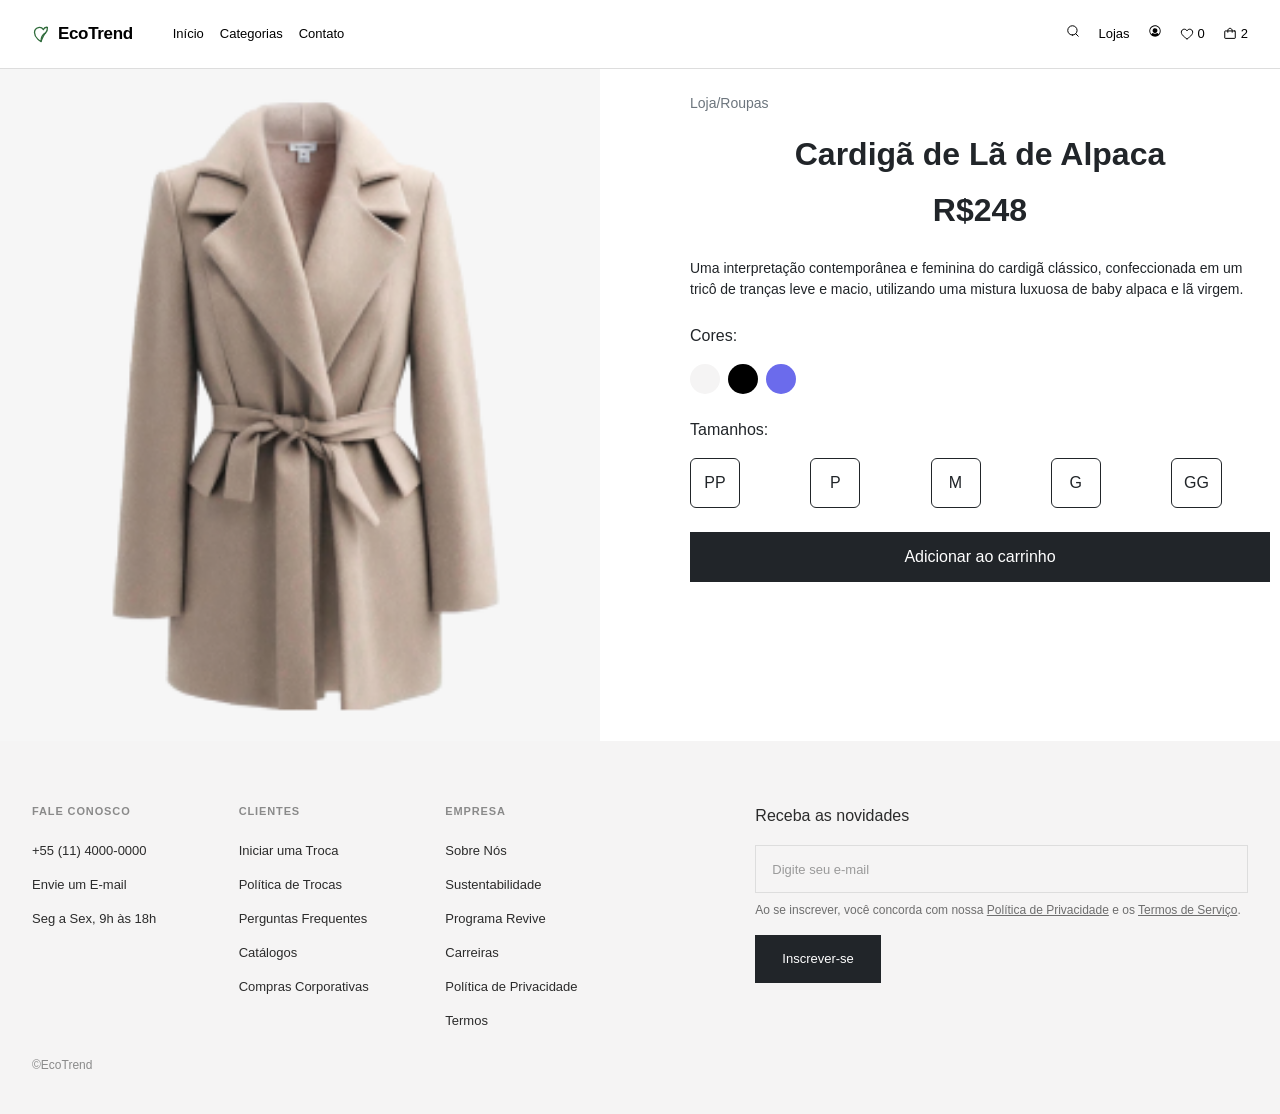
<file: pages/pdp.html>
<!DOCTYPE html>
<html lang="pt-BR">

<head>
    <meta charset="UTF-8">
    <meta name="viewport" content="width=device-width, initial-scale=1.0">
    <title>Detalhes do Produto</title>
    <link href="https://cdn.jsdelivr.net/npm/bootstrap@5.3.3/dist/css/bootstrap.min.css" rel="stylesheet">
    <link rel="stylesheet" href="../css/pdp.css">
    <link rel="stylesheet" href="../css/style.css">
</head>

<body>
    <header class="eco-header sticky-top">
        <nav class="navbar navbar-expand-lg eco-navbar">
            <div class="container gap-3">

                <a class="navbar-brand eco-logo d-flex align-items-center gap-2 m-0 p-0" href="../index.html"
                    aria-label="EcoTrend — página inicial">
                    <svg class="eco-logo__leaf" width="18" height="18" viewBox="0 0 18 18" fill="none"
                        aria-hidden="true">
                        <path
                            d="M9 16.5C9 16.5 2.5 13.2 2.5 7.6C2.5 5.2 4.1 3.2 6.4 2.6C8.4 2.1 10.3 3 11.4 4.6C12 3 13.6 2 15.4 2.3C15.6 4.4 15 6.4 13.6 7.9C11.6 10 9 16.5 9 16.5Z"
                            stroke="currentColor" stroke-width="1.3" stroke-linejoin="round" />
                        <path d="M9 16.5C9 13 10.5 9.5 13.6 7.9" stroke="currentColor" stroke-width="1.3"
                            stroke-linecap="round" />
                    </svg>
                    <span class="eco-logo__text fw-bold">EcoTrend</span>
                </a>

                <ul class="navbar-nav eco-menu d-flex flex-row me-auto mb-0">
                    <li class="nav-item">
                        <a class="nav-link" href="../index.html">Início</a>
                    </li>
                    <li class="nav-item">
                        <a class="nav-link" href="categorias.html">Categorias</a>
                    </li>
                    <li class="nav-item">
                        <a class="nav-link" href="contato.html">Contato</a>
                    </li>
                </ul>

                <div class="eco-icons d-flex align-items-center justify-content-end">
                    <a class="eco-icons__link text-decoration-none" href="#" aria-label="Buscar">
                        <svg class="eco-icon" width="14" height="14" viewBox="0 0 14 14" fill="none" aria-hidden="true">
                            <path
                                d="M6.41667 11.0833C8.994 11.0833 11.0833 8.994 11.0833 6.41667C11.0833 3.83934 8.994 1.75 6.41667 1.75C3.83934 1.75 1.75 3.83934 1.75 6.41667C1.75 8.994 3.83934 11.0833 6.41667 11.0833Z"
                                stroke="currentColor" stroke-linecap="round" stroke-linejoin="round" />
                            <path d="M12.25 12.25L9.71251 9.71251" stroke="currentColor" stroke-linecap="round"
                                stroke-linejoin="round" />
                        </svg>
                    </a>

                    <a class="eco-icons__link eco-icons__text eco-hide-sm text-decoration-none" href="#">Lojas</a>

                    <a class="eco-icons__link eco-hide-sm text-decoration-none" href="#" aria-label="Minha conta">
                        <svg class="eco-icon" width="14" height="14" viewBox="0 0 14 14" fill="none" aria-hidden="true">
                            <path
                                d="M9.40625 6.5625C9.40625 7.03841 9.26512 7.50363 9.00072 7.89934C8.73632 8.29505 8.36052 8.60346 7.92083 8.78558C7.48115 8.96771 6.99733 9.01536 6.53056 8.92251C6.0638 8.82967 5.63504 8.6005 5.29852 8.26398C4.962 7.92746 4.73283 7.4987 4.63999 7.03194C4.54714 6.56517 4.59479 6.08135 4.77691 5.64167C4.95904 5.20198 5.26745 4.82618 5.66316 4.56178C6.05886 4.29737 6.52409 4.15625 7 4.15625C7.63795 4.15697 8.24957 4.41072 8.70068 4.86182C9.15178 5.31293 9.40553 5.92454 9.40625 6.5625ZM12.6875 7C12.6875 8.12488 12.3539 9.2245 11.729 10.1598C11.104 11.0951 10.2158 11.8241 9.17651 12.2546C8.13726 12.685 6.99369 12.7977 5.89042 12.5782C4.78716 12.3588 3.77374 11.8171 2.97833 11.0217C2.18292 10.2263 1.64124 9.21284 1.42178 8.10958C1.20233 7.00631 1.31496 5.86274 1.74544 4.82349C2.17591 3.78423 2.90489 2.89597 3.84019 2.27102C4.7755 1.64607 5.87512 1.3125 7 1.3125C8.50793 1.31409 9.95364 1.91382 11.0199 2.98009C12.0862 4.04636 12.6859 5.49207 12.6875 7ZM11.8125 7C11.8118 6.35224 11.6805 5.71128 11.4264 5.11545C11.1723 4.51961 10.8006 3.98114 10.3336 3.53223C9.86666 3.08332 9.31395 2.7332 8.70855 2.50281C8.10316 2.27241 7.45751 2.16647 6.81023 2.19133C4.23445 2.29086 2.18039 4.43625 2.1875 7.01367C2.18997 8.18701 2.62272 9.31868 3.40375 10.1943C3.72182 9.73296 4.12587 9.33727 4.59375 9.02891C4.63364 9.00256 4.68107 8.99 4.72877 8.99317C4.77647 8.99633 4.82182 9.01503 4.85789 9.04641C5.45244 9.56066 6.21226 9.84367 6.99836 9.84367C7.78446 9.84367 8.54428 9.56066 9.13883 9.04641C9.17489 9.01503 9.22025 8.99633 9.26795 8.99317C9.31565 8.99 9.36308 9.00256 9.40297 9.02891C9.87144 9.33711 10.2761 9.7328 10.5946 10.1943C11.3795 9.31549 11.8131 8.17829 11.8125 7Z"
                                fill="currentColor" />
                        </svg>
                    </a>

                    <a class="eco-icons__link eco-icons__group eco-hide-sm d-flex align-items-center gap-1 text-decoration-none"
                        href="#" aria-label="Favoritos: 0 itens">
                        <svg class="eco-icon" width="14" height="14" viewBox="0 0 14 14" fill="none" aria-hidden="true">
                            <path
                                d="M7 11.8125C7 11.8125 1.3125 8.75 1.3125 5.14062C1.3125 4.35741 1.62363 3.60627 2.17745 3.05245C2.73127 2.49863 3.48241 2.1875 4.26562 2.1875C5.50102 2.1875 6.55922 2.8607 7 3.9375C7.44078 2.8607 8.49898 2.1875 9.73438 2.1875C10.5176 2.1875 11.2687 2.49863 11.8225 3.05245C12.3764 3.60627 12.6875 4.35741 12.6875 5.14062C12.6875 8.75 7 11.8125 7 11.8125Z"
                                stroke="currentColor" stroke-linecap="round" stroke-linejoin="round" />
                        </svg>
                        <span class="eco-icons__count">0</span>
                    </a>

                    <a class="eco-icons__link eco-icons__group d-flex align-items-center gap-1 text-decoration-none"
                        href="#" aria-label="Sacola: 2 itens">
                        <svg class="eco-icon" width="14" height="14" viewBox="0 0 14 14" fill="none" aria-hidden="true">
                            <path
                                d="M11.8125 3.9375H2.1875C1.94588 3.9375 1.75 4.13338 1.75 4.375V10.9375C1.75 11.1791 1.94588 11.375 2.1875 11.375H11.8125C12.0541 11.375 12.25 11.1791 12.25 10.9375V4.375C12.25 4.13338 12.0541 3.9375 11.8125 3.9375Z"
                                stroke="currentColor" stroke-linecap="round" stroke-linejoin="round" />
                            <path
                                d="M4.8125 5.25V3.5C4.8125 2.91984 5.04297 2.36344 5.4532 1.9532C5.86344 1.54297 6.41984 1.3125 7 1.3125C7.58016 1.3125 8.13656 1.54297 8.5468 1.9532C8.95703 2.36344 9.1875 2.91984 9.1875 3.5V5.25"
                                stroke="currentColor" stroke-linecap="round" stroke-linejoin="round" />
                        </svg>
                        <span class="eco-icons__count">2</span>
                    </a>
                </div>

            </div>
        </nav>
    </header>

    <div class="container-fluid p-0 container">

        <img src="../img/home/produto-casaco.png" alt="Casaco" class="img-fluid w-100 produto-img">

        <div class="conteudo" style="padding: 0 10px 10px 10px;">

            <p class="text-secondary mt-4 small">Loja/Roupas</p>

            <div class="text-center fs-2 fw-semibold">
                <p class="mb-2">Cardigã de Lã de Alpaca</p>
                <p>R$248</p>
            </div>

            <p class="mt-4 small">Uma interpretação contemporânea e feminina do cardigã clássico, confeccionada em um
                tricô de tranças leve e macio, utilizando uma mistura luxuosa de baby alpaca e lã virgem.</p>

            <p class="mt-4"> Cores:</p>
            <div id="cores">
                <button id="cor1"></button>
                <button id="cor2"></button>
                <button id="cor3"></button>
            </div>

            <p class="mt-4">Tamanhos:</p>
            <div class="d-flex justify-content-between me-5">
                <button class="btn btn-outline-dark tamanho">PP</button>
                <button class="btn btn-outline-dark tamanho">P</button>
                <button class="btn btn-outline-dark tamanho">M</button>
                <button class="btn btn-outline-dark tamanho">G</button>
                <button class="btn btn-outline-dark tamanho">GG</button>
            </div>

            <button class="btn btn-dark rounded-0 w-100 mt-4" style="height: 50px;">
                Adicionar ao carrinho
            </button>
        </div>
    </div>

    <!-- ============================= FOOTER ============================= -->
    <footer class="eco-footer">
        <div class="container">
            <div class="row gy-4">

                <div class="col-12 col-lg-6">
                    <div class="row gy-4">
                        <div class="col-6 col-sm-4">
                            <h2 class="eco-footer__title">Fale Conosco</h2>
                            <ul class="eco-footer__list list-unstyled mb-0">
                                <li><a class="eco-footer__link" href="tel:+551140000000">+55 (11) 4000-0000</a></li>
                                <li><a class="eco-footer__link" href="mailto:contato@ecotrend.com.br">Envie um E-mail</a>
                                </li>
                                <li><span class="eco-footer__text">Seg a Sex, 9h às 18h</span></li>
                            </ul>
                        </div>

                        <div class="col-6 col-sm-4">
                            <h2 class="eco-footer__title">Clientes</h2>
                            <ul class="eco-footer__list list-unstyled mb-0">
                                <li><a class="eco-footer__link" href="contato.html">Iniciar uma Troca</a></li>
                                <li><a class="eco-footer__link" href="contato.html">Política de Trocas</a></li>
                                <li><a class="eco-footer__link" href="contato.html">Perguntas Frequentes</a></li>
                                <li><a class="eco-footer__link" href="categorias.html">Catálogos</a></li>
                                <li><a class="eco-footer__link" href="contato.html">Compras Corporativas</a></li>
                            </ul>
                        </div>

                        <div class="col-6 col-sm-4">
                            <h2 class="eco-footer__title">Empresa</h2>
                            <ul class="eco-footer__list list-unstyled mb-0">
                                <li><a class="eco-footer__link" href="../index.html">Sobre Nós</a></li>
                                <li><a class="eco-footer__link" href="../index.html">Sustentabilidade</a></li>
                                <li><a class="eco-footer__link" href="#">Programa Revive</a></li>
                                <li><a class="eco-footer__link" href="contato.html">Carreiras</a></li>
                                <li><a class="eco-footer__link" href="#">Política de Privacidade</a></li>
                                <li><a class="eco-footer__link" href="#">Termos</a></li>
                            </ul>
                        </div>
                    </div>
                </div>

                <div class="col-12 col-lg-5 offset-lg-1">
                    <form action="#" method="post">
                        <h2 class="eco-footer__news-title">Receba as novidades</h2>
                        <input type="email" name="email" autocomplete="email"
                            class="form-control eco-footer__field" placeholder="Digite seu e-mail"
                            aria-label="Digite seu e-mail">
                        <p class="eco-footer__note mt-2 mb-0">
                            Ao se inscrever, você concorda com nossa <a href="#">Política de Privacidade</a>
                            e os <a href="#">Termos de Serviço</a>.
                        </p>
                        <button type="submit" class="btn btn-dark rounded-0 eco-footer__submit mt-3">Inscrever-se</button>
                    </form>
                </div>

                <div class="col-12 mt-4">
                    <p class="eco-footer__copyright mb-0">©EcoTrend</p>
                </div>

            </div>
        </div>
    </footer>
</body>

</html>
</file>
<file: css/pdp.css>
:root {
    --eco-ink: #000000;
    --eco-surface: #FFFFFF;
    --eco-border: #DDDDDD;
    --eco-green: #2F6B3B;
    --eco-cream: #F5F4F4;

    --eco-font: 'Nunito', -apple-system, BlinkMacSystemFont, "Segoe UI", Helvetica, Arial, sans-serif;
    --eco-text-size: 13px;
    --eco-text-line: 20px;

    --eco-gutter: 32px;
    --eco-gutter-sm: 16px;
    --eco-container-max: 1280px;
}

body {
    font-family: var(--eco-font);
}

#cores {
    display: flex;
    gap: 8px;
}

#cores button {
    width: 30px;
    height: 30px;
    padding: 0;
    border: none;
    border-radius: 50%;
    cursor: pointer;
}

#cor1 {
    background-color: #F5F4F4;
}

#cor2 {
    background-color: #000000;
}

#cor3 {
    background-color: rgb(107, 107, 236);
}

.tamanho {
    min-width: 50px;
    min-height: 50px;
}

.produto-img {
    grid-area: imagem;
}

.conteudo {
    grid-area: conteudo;
}

@media screen and (min-width: 1024px) {
    .container {
        display: grid;
        grid-template-columns: 2fr 2fr;
        gap: 80px;
        grid-template-areas:
            "imagem conteudo";
    }
}
</file>
<file: css/style.css>
:root {
    --eco-ink: #000000;
    --eco-surface: #FFFFFF;
    --eco-border: #DDDDDD;
    --eco-green: #2F6B3B;
    --eco-cream: #F5F4F4;

    --eco-font: 'Nunito', -apple-system, BlinkMacSystemFont, "Segoe UI", Helvetica, Arial, sans-serif;
    --eco-text-size: 13px;
    --eco-text-line: 20px;

    --eco-gutter: 32px;
    --eco-gutter-sm: 16px;
    --eco-container-max: 1280px;
}

body {
    font-family: var(--eco-font);
    overflow-x: clip;
}

.container {
    max-width: var(--eco-container-max);
    --bs-gutter-x: calc(var(--eco-gutter) * 2);
}

@media (max-width: 991.98px) {
    .container {
        --bs-gutter-x: calc(var(--eco-gutter-sm) * 2);
    }
}

.eco-navbar {
    --bs-navbar-padding-y: 18px;
    background-color: var(--eco-surface);
    border-bottom: 1px solid var(--eco-border);
}

/* ---- Logo ---- */
.eco-logo {
    height: 20px;
    color: var(--eco-ink);
    text-decoration: none;
}

.eco-logo__leaf {
    display: block;
    flex-shrink: 0;
    width: 18px;
    height: 18px;
    color: var(--eco-green);
}

.eco-logo__text {
    font-size: 17px;
    line-height: 20px;
    letter-spacing: -0.02em;
    white-space: nowrap;
    color: var(--eco-ink);
}

.eco-menu {
    --bs-nav-link-padding-x: 21px;
    --bs-nav-link-padding-y: 6px;
    --bs-nav-link-font-size: var(--eco-text-size);
    --bs-nav-link-color: var(--eco-ink);
    --bs-nav-link-hover-color: var(--eco-ink);
    margin-left: 16px;
    line-height: var(--eco-text-line);
}

.eco-menu .nav-link:hover,
.eco-menu .nav-link:focus-visible {
    opacity: 0.6;
}

.eco-icons {
    gap: 18px;
}

.eco-icons__link {
    height: var(--eco-text-line);
    color: var(--eco-ink);
    transition: opacity 0.15s ease;
}

.eco-icons__link:hover,
.eco-icons__link:focus-visible {
    color: var(--eco-ink);
    opacity: 0.6;
}

.eco-icon {
    display: block;
    flex-shrink: 0;
    width: 14px;
    height: 14px;
}

.eco-icons__text,
.eco-icons__count {
    font-size: var(--eco-text-size);
    line-height: var(--eco-text-line);
    font-weight: 400;
    white-space: nowrap;
}

.eco-hero {
    position: relative;
    width: 100%;
    aspect-ratio: 1400 / 712;
    min-height: 420px;
    overflow: hidden;
    background-color: var(--eco-ink);
}

.eco-hero__media {
    position: absolute;
    inset: 0;
    width: 100%;
    height: 100%;
    object-fit: cover;
}

.eco-hero__overlay {
    position: absolute;
    inset: 0;
    background-color: rgba(0, 0, 0, 0.1);
}

.eco-hero__inner {
    position: relative;
    z-index: 1;
    height: 100%;
}

.eco-hero__title {
    max-width: 460px;
    font-size: 24px;
    line-height: 32px;
}

.eco-btn {
    --bs-btn-padding-x: 18px;
    --bs-btn-padding-y: 11px;
    --bs-btn-font-size: 15px;
    --bs-btn-border-radius: 0;
}

.eco-section {
    background-color: var(--eco-surface);
    padding-block: var(--eco-gutter);
}

.eco-section__lead,
.eco-section__title {
    font-size: 18px;
    line-height: 24px;
    color: var(--eco-ink);
}

.eco-collections {
    --bs-gutter-x: 20px;
    --bs-gutter-y: 20px;
}

.eco-collection {
    height: 532px;
    padding: var(--eco-gutter);
    background-size: cover;
    background-position: center;
    background-color: var(--eco-border);
}

.eco-collection__label {
    font-size: 18px;
    line-height: 24px;
    color: var(--eco-surface);
    text-shadow: 0 1px 6px rgba(0, 0, 0, 0.35);
}

.eco-products {
    --bs-gutter-x: 20px;
    --bs-gutter-y: 32px;
}

.eco-product {
    display: block;
    color: var(--eco-ink);
}

.eco-product__media {
    position: relative;
    display: block;
    aspect-ratio: 251 / 279;
    background-color: var(--eco-border);
}

.eco-product__media img {
    display: block;
    width: 100%;
    height: 100%;
    object-fit: cover;
}

.eco-product__plus {
    position: absolute;
    right: 15px;
    bottom: 15px;
    display: flex;
    color: var(--eco-ink);
}

.eco-product__detail {
    display: flex;
    flex-direction: column;
    gap: 3px;
    padding-top: 13px;
    font-size: var(--eco-text-size);
    line-height: var(--eco-text-line);
    color: var(--eco-ink);
}

.eco-product__detail .btn {
    min-width: 0;
    height: auto;
    margin-top: 8px;
    padding-block: 9px;
    font-size: 12px;
    white-space: normal;
}

.eco-quote {
    background-color: var(--eco-cream);
}

.eco-quote__inner {
    gap: 47px;
    padding-top: 96px;
    padding-bottom: 96px;
}

.eco-quote__title {
    max-width: 720px;
    font-size: 24px;
    line-height: 32px;
    color: var(--eco-ink);
}

.eco-quote__text {
    max-width: 720px;
    font-size: 16px;
    line-height: 22px;
    color: var(--eco-ink);
}

/* ========= Mobile ========= */
@media screen and (max-width: 991.98px) {
    .eco-navbar > .container {
        flex-wrap: wrap;
        row-gap: 10px;
    }

    .eco-navbar {
        --bs-navbar-padding-y: 14px;
    }

    .eco-menu {
        --bs-nav-link-padding-x: 14px;
        order: 3;
        width: 100%;
        margin-left: 0;
        flex-wrap: wrap;
        justify-content: center;
        border-top: 1px solid var(--eco-border);
        padding-top: 8px;
    }

    .eco-hide-sm {
        display: none;
    }

    .eco-hero {
        aspect-ratio: 4 / 5;
        min-height: 480px;
    }

    .eco-collection {
        height: 420px;
    }

    .eco-quote__inner {
        padding-top: 56px;
        padding-bottom: 56px;
    }

    .eco-quote__title {
        font-size: 22px;
        line-height: 28px;
    }
}

/* ============================= FOOTER ============================= */
.eco-footer {
    background-color: var(--eco-cream);
    padding-block: 64px 40px;
}

/* Neutraliza o override de .container do PDP dentro do footer */
.eco-footer .container {
    display: block;
}

.eco-footer__title {
    margin-bottom: 20px;
    font-size: 11px;
    font-weight: 600;
    letter-spacing: 0.08em;
    text-transform: uppercase;
    color: #8A8A8A;
}

.eco-footer__list li + li {
    margin-top: 10px;
}

.eco-footer__link,
.eco-footer__text {
    font-size: var(--eco-text-size);
    line-height: var(--eco-text-line);
    color: #2B2B2B;
    text-decoration: none;
}

.eco-footer__link {
    transition: opacity 0.15s ease;
}

.eco-footer__link:hover,
.eco-footer__link:focus-visible {
    color: #2B2B2B;
    opacity: 0.6;
}

/* ---- Newsletter ---- */
.eco-footer__news-title {
    margin-bottom: 18px;
    font-size: 16px;
    line-height: 22px;
    color: #2B2B2B;
}

.eco-footer__field {
    height: 48px;
    padding: 0 16px;
    font-size: var(--eco-text-size);
    color: var(--eco-ink);
    background-color: transparent;
    border: 1px solid var(--eco-border);
    border-radius: 0;
}

.eco-footer__field::placeholder {
    color: #9A9A9A;
}

.eco-footer__field:focus {
    background-color: transparent;
    border-color: var(--eco-ink);
    box-shadow: none;
}

.eco-footer__note {
    font-size: 12px;
    line-height: 18px;
    color: #6E6E6E;
}

.eco-footer__note a {
    color: inherit;
    text-decoration: underline;
}

.eco-footer__submit {
    padding: 13px 26px;
    font-size: var(--eco-text-size);
}

.eco-footer__copyright {
    font-size: 12px;
    color: #8A8A8A;
}

@media screen and (max-width: 991.98px) {
    .eco-footer {
        padding-block: 48px 40px;
    }

    .eco-footer__copyright {
        text-align: center;
    }
}

/* ============================= FILTRO (categorias) ============================= */
.eco-filter {
    padding-right: 24px;
}

.eco-filter__heading {
    margin-bottom: 20px;
    font-size: 15px;
    font-weight: 600;
    color: var(--eco-ink);
}

.eco-filter__group + .eco-filter__group {
    margin-top: 28px;
}

.eco-filter__legend {
    margin-bottom: 12px;
    font-size: var(--eco-text-size);
    font-weight: 700;
    color: var(--eco-ink);
}

.eco-filter__swatches {
    display: flex;
    flex-wrap: wrap;
    gap: 12px;
    max-width: 200px;
}

.eco-filter__swatch {
    display: inline-block;
    width: 26px;
    height: 26px;
    margin: 0;
    background-color: var(--cor);
    border: 1px solid rgba(0, 0, 0, 0.12);
    border-radius: 50%;
    cursor: pointer;
    transition: transform 0.12s ease, box-shadow 0.12s ease;
}

.eco-filter__swatch input {
    position: absolute;
    opacity: 0;
    pointer-events: none;
}

.eco-filter__swatch:hover {
    transform: scale(1.08);
}

.eco-filter__swatch:has(input:checked) {
    box-shadow: 0 0 0 2px var(--eco-surface), 0 0 0 3px var(--eco-ink);
}

.eco-filter__option {
    display: flex;
    align-items: center;
    gap: 8px;
    padding: 5px 0;
    font-size: var(--eco-text-size);
    line-height: 20px;
    color: #8A8A8A;
    cursor: pointer;
    transition: color 0.12s ease;
}

.eco-filter__option input {
    width: 14px;
    height: 14px;
    accent-color: var(--eco-ink);
}

.eco-filter__option:hover,
.eco-filter__option:has(input:checked) {
    color: var(--eco-ink);
}

@media (max-width: 991.98px) {
    .eco-filter {
        padding-right: 0;
        margin-bottom: 32px;
        padding-bottom: 24px;
        border-bottom: 1px solid var(--eco-border);
    }

    .eco-filter__swatches {
        max-width: none;
    }
}
</file>
